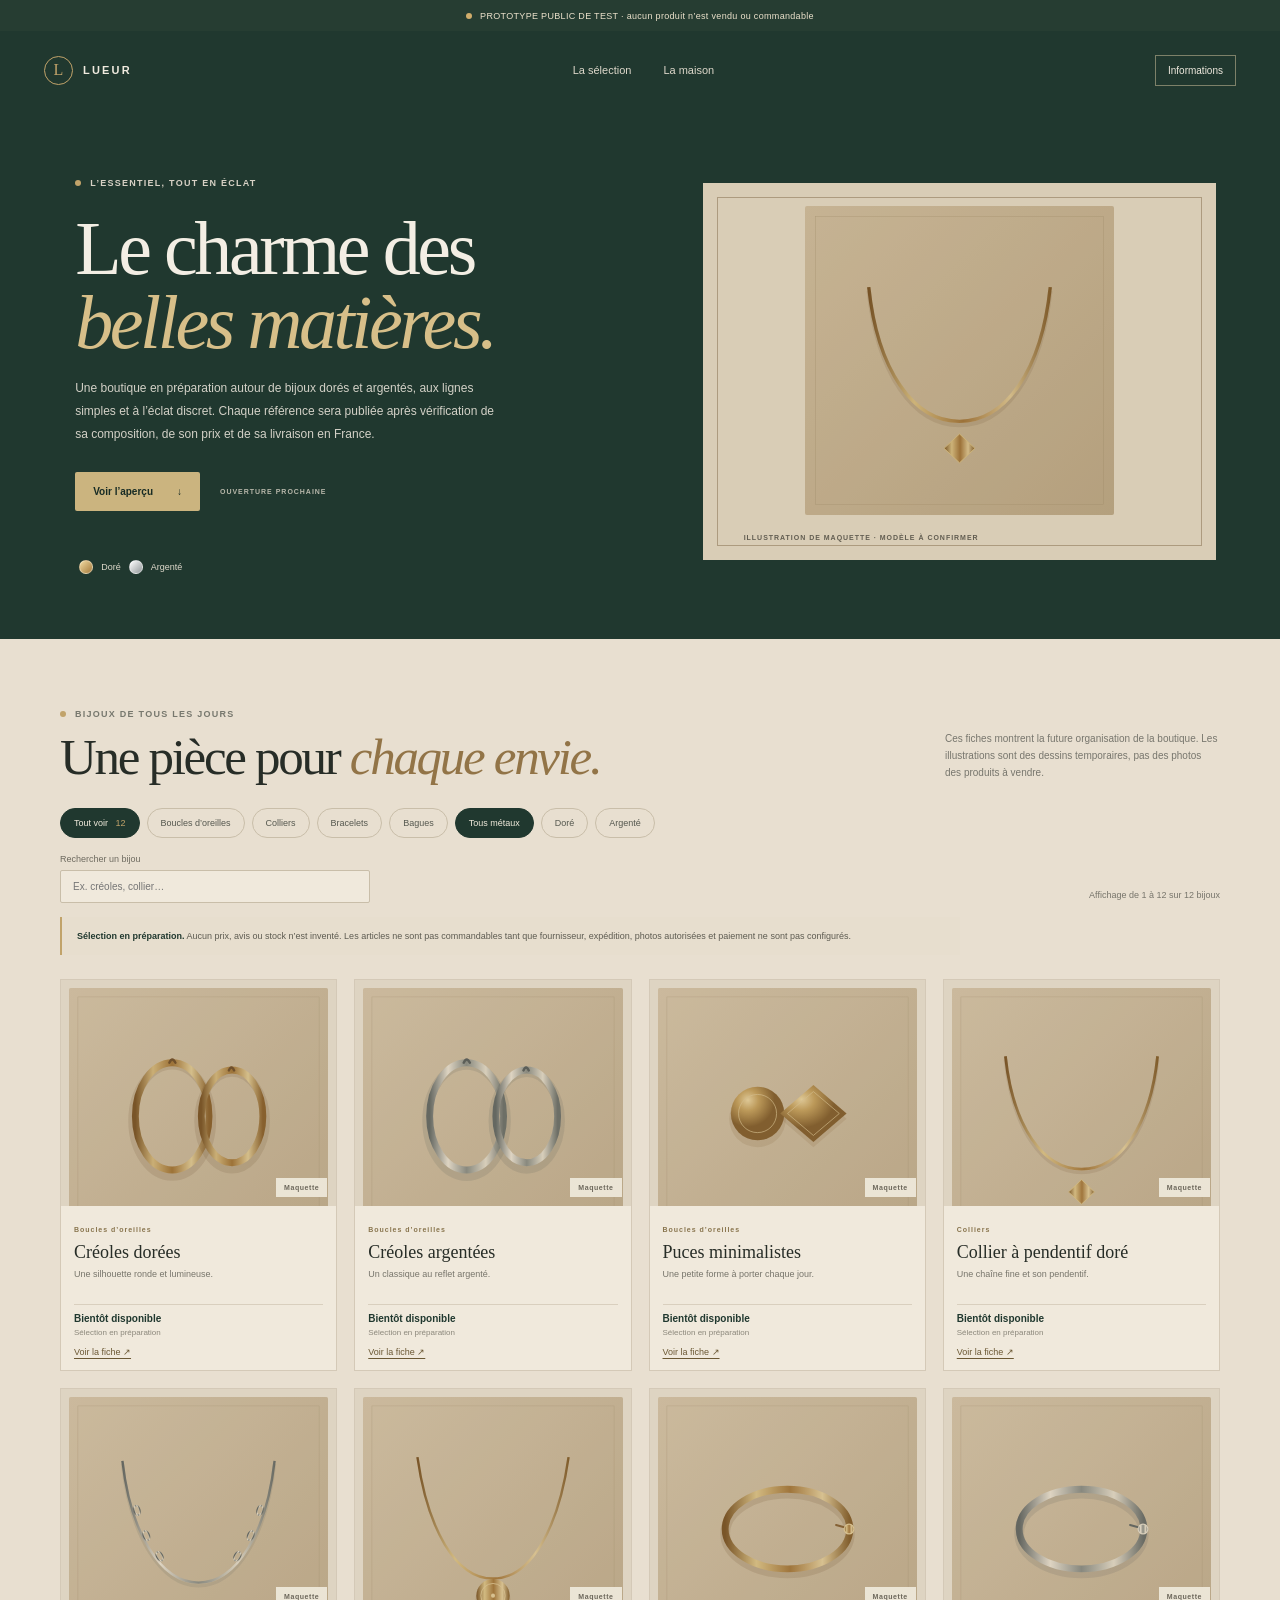
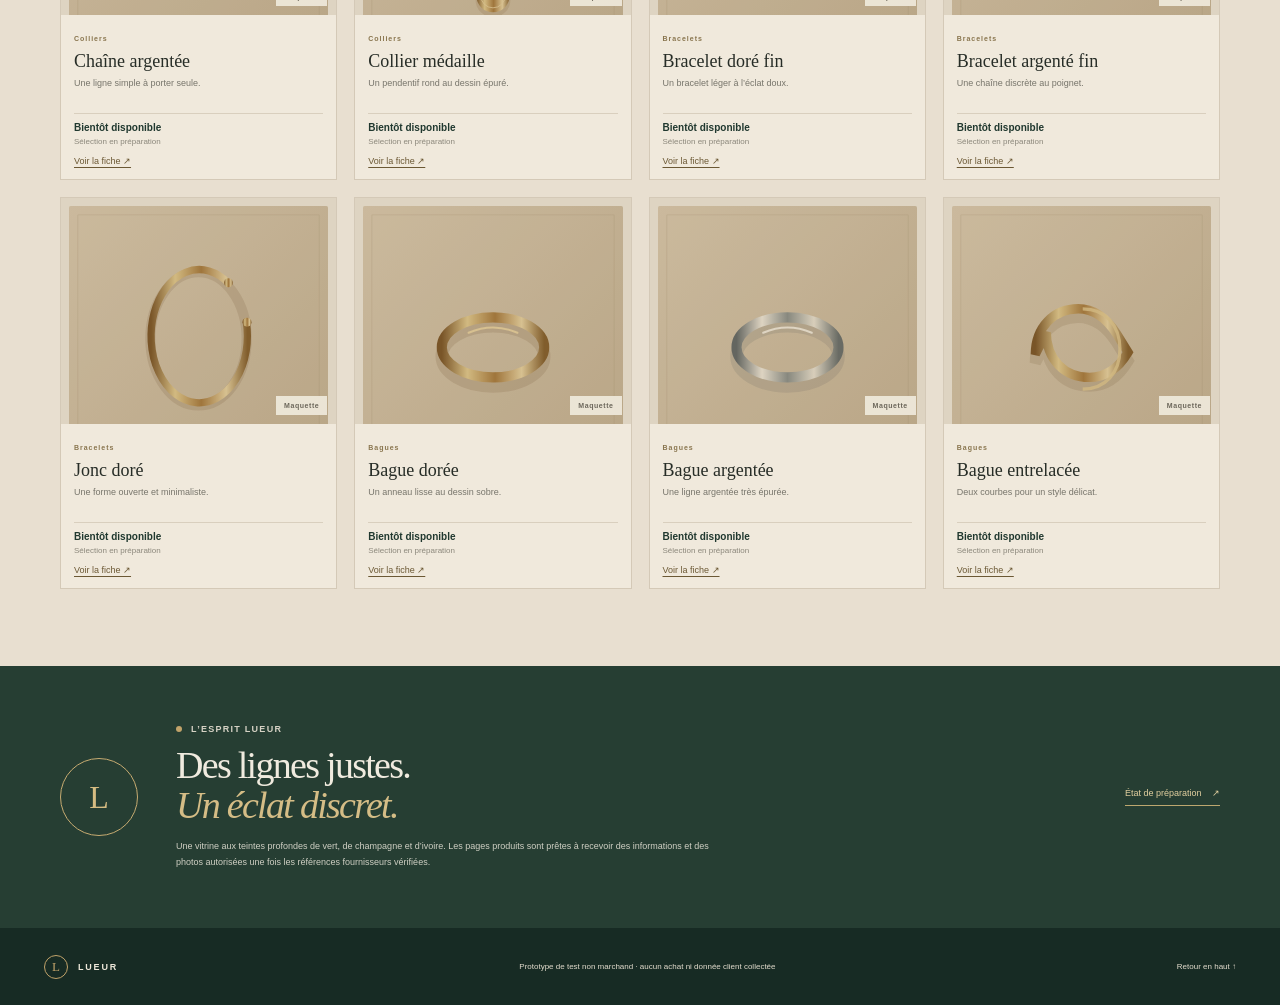
<file: index.html>
<!doctype html>
<html lang="fr">
  <head>
    <meta charset="utf-8">
    <meta name="viewport" content="width=device-width, initial-scale=1">
    <meta name="theme-color" content="#20382f">
    <meta name="robots" content="noindex, nofollow">
    <meta name="description" content="Lueur — aperçu d’une future sélection de bijoux dorés et argentés. Ouverture prochaine.">
    <title>Lueur — Une sélection en préparation</title>
    <link rel="stylesheet" href="styles.css">
    <script src="products.js" defer></script>
    <script src="home.js" defer></script>
  </head>
  <body>
    <div class="demo-banner"><span class="demo-dot"></span> PROTOTYPE PUBLIC DE TEST · aucun produit n’est vendu ou commandable</div>
    <header class="topbar">
      <a class="brand" href="index.html" aria-label="Lueur, accueil"><span class="brand-mark">L</span><span>LUEUR</span></a>
      <nav aria-label="Navigation principale"><a href="#collection">La sélection</a><a href="#maison">La maison</a></nav>
      <a class="cart-link" href="panier.html">Informations</a>
    </header>

    <main>
      <section class="hero" id="accueil">
        <div class="hero-copy">
          <p class="eyebrow"><span class="eyebrow-dot"></span> L’ESSENTIEL, TOUT EN ÉCLAT</p>
          <h1>Le charme des<br><em>belles matières.</em></h1>
          <p>Une boutique en préparation autour de bijoux dorés et argentés, aux lignes simples et à l’éclat discret. Chaque référence sera publiée après vérification de sa composition, de son prix et de sa livraison en France.</p>
          <div class="hero-actions"><a class="button button-gold" href="#collection">Voir l’aperçu <span aria-hidden="true">↓</span></a><span class="hero-note">OUVERTURE PROCHAINE</span></div>
          <div class="metal-note"><span class="metal-chip gold-chip"></span> Doré <span class="metal-chip silver-chip"></span> Argenté</div>
        </div>
        <div class="hero-image-wrap">
          <div class="hero-image-frame"></div>
          <img src="collier-dore.svg" alt="Illustration de maquette d’un collier doré">
          <span class="hero-image-caption">ILLUSTRATION DE MAQUETTE · MODÈLE À CONFIRMER</span>
        </div>
      </section>

      <section class="collection" id="collection">
        <div class="section-heading">
          <div><p class="eyebrow"><span class="eyebrow-dot"></span> BIJOUX DE TOUS LES JOURS</p><h2>Une pièce pour <em>chaque envie.</em></h2></div>
          <p>Ces fiches montrent la future organisation de la boutique. Les illustrations sont des dessins temporaires, pas des photos des produits à vendre.</p>
        </div>
        <div class="category-bar" role="group" aria-label="Filtrer par catégorie">
          <button class="category-filter is-active" type="button" data-filter="tous">Tout voir <span id="all-count">12</span></button>
          <button class="category-filter" type="button" data-filter="boucles">Boucles d’oreilles</button>
          <button class="category-filter" type="button" data-filter="colliers">Colliers</button>
          <button class="category-filter" type="button" data-filter="bracelets">Bracelets</button>
          <button class="category-filter" type="button" data-filter="bagues">Bagues</button>
          <button class="category-filter is-active" type="button" data-metal-filter="tous">Tous métaux</button>
          <button class="category-filter" type="button" data-metal-filter="gold">Doré</button>
          <button class="category-filter" type="button" data-metal-filter="silver">Argenté</button>
        </div>
        <div class="catalog-tools">
          <label class="catalog-search" for="catalog-search">Rechercher un bijou<input id="catalog-search" type="search" placeholder="Ex. créoles, collier…" autocomplete="off"></label>
          <p id="catalog-count" role="status" aria-live="polite">12 bijoux dans la sélection</p>
        </div>
        <div class="demo-note"><strong>Sélection en préparation.</strong> Aucun prix, avis ou stock n’est inventé. Les articles ne sont pas commandables tant que fournisseur, expédition, photos autorisées et paiement ne sont pas configurés.</div>
        <div class="product-grid" id="product-grid" aria-live="polite"></div>
        <nav class="pagination" id="catalog-pagination" aria-label="Pages de la sélection"></nav>
      </section>

      <section class="brand-story" id="maison">
        <div class="story-seal" aria-hidden="true">L</div>
        <div><p class="eyebrow"><span class="eyebrow-dot"></span> L’ESPRIT LUEUR</p><h2>Des lignes justes.<br><em>Un éclat discret.</em></h2><p>Une vitrine aux teintes profondes de vert, de champagne et d’ivoire. Les pages produits sont prêtes à recevoir des informations et des photos autorisées une fois les références fournisseurs vérifiées.</p></div>
        <a class="story-link" href="panier.html">État de préparation <span aria-hidden="true">↗</span></a>
      </section>
    </main>

    <footer><a class="brand footer-brand" href="index.html"><span class="brand-mark">L</span><span>LUEUR</span></a><p>Prototype de test non marchand · aucun achat ni donnée client collectée</p><a href="#accueil">Retour en haut ↑</a></footer>
  </body>
</html>
</file>
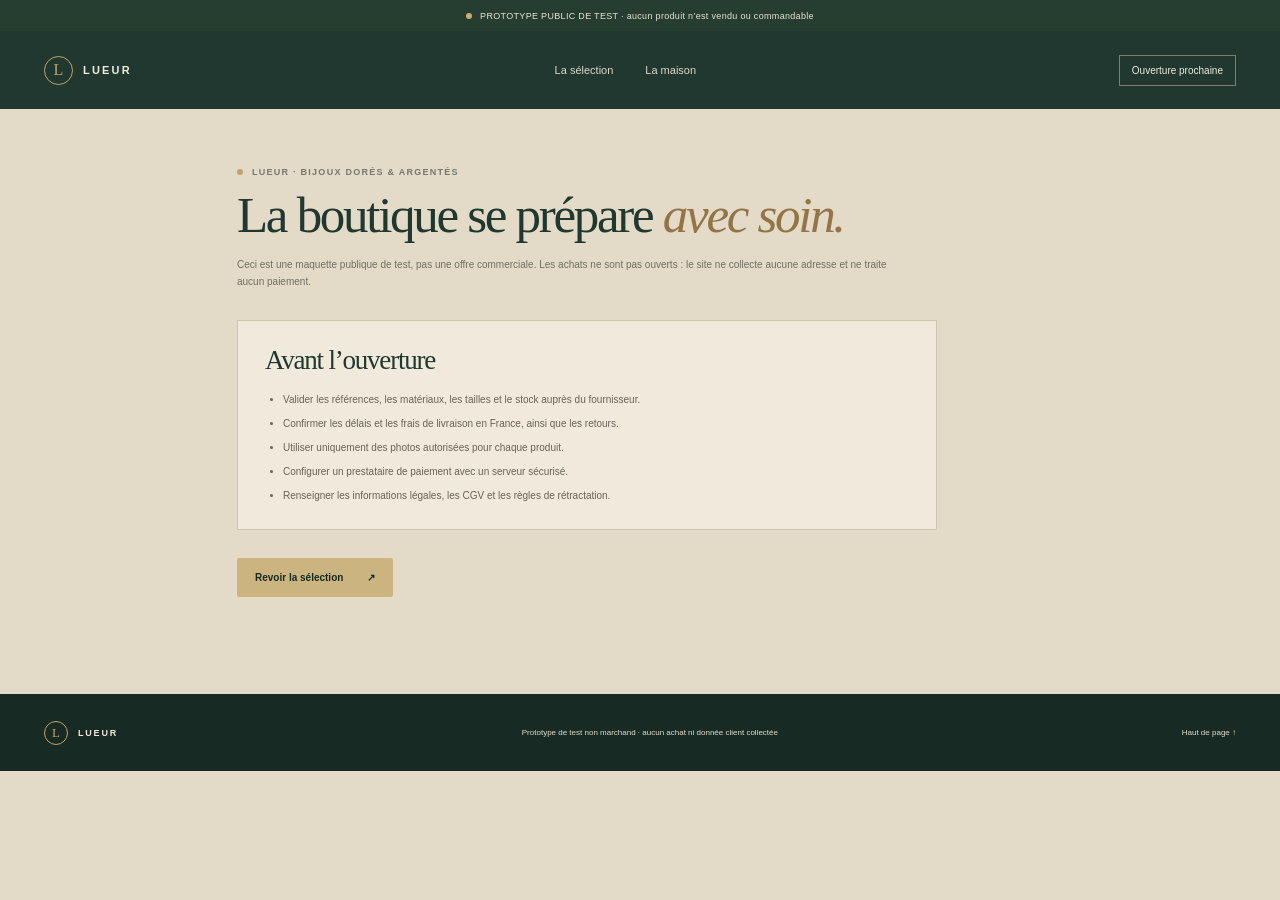
<file: panier.html>
<!doctype html>
<html lang="fr">
  <head>
    <meta charset="utf-8">
    <meta name="viewport" content="width=device-width, initial-scale=1">
    <meta name="theme-color" content="#20382f">
    <meta name="robots" content="noindex, nofollow">
    <meta name="description" content="Lueur prépare son ouverture. Les commandes ne sont pas encore disponibles.">
    <title>Ouverture prochaine — Lueur</title>
    <link rel="stylesheet" href="styles.css">
  </head>
  <body>
    <div class="demo-banner"><span class="demo-dot"></span> PROTOTYPE PUBLIC DE TEST · aucun produit n’est vendu ou commandable</div>
    <header class="topbar">
      <a class="brand" href="index.html" aria-label="Lueur, accueil"><span class="brand-mark">L</span><span>LUEUR</span></a>
      <nav aria-label="Navigation principale"><a href="index.html#collection">La sélection</a><a href="index.html#maison">La maison</a></nav>
      <span class="cart-link" aria-label="Commandes non ouvertes">Ouverture prochaine</span>
    </header>
    <main class="cart-page opening-page">
      <p class="eyebrow"><span class="eyebrow-dot"></span> LUEUR · BIJOUX DORÉS & ARGENTÉS</p>
      <h1>La boutique se prépare <em>avec soin.</em></h1>
      <p class="cart-intro">Ceci est une maquette publique de test, pas une offre commerciale. Les achats ne sont pas ouverts : le site ne collecte aucune adresse et ne traite aucun paiement.</p>
      <section class="opening-card">
        <h2>Avant l’ouverture</h2>
        <ul>
          <li>Valider les références, les matériaux, les tailles et le stock auprès du fournisseur.</li>
          <li>Confirmer les délais et les frais de livraison en France, ainsi que les retours.</li>
          <li>Utiliser uniquement des photos autorisées pour chaque produit.</li>
          <li>Configurer un prestataire de paiement avec un serveur sécurisé.</li>
          <li>Renseigner les informations légales, les CGV et les règles de rétractation.</li>
        </ul>
      </section>
      <a class="button button-gold" href="index.html#collection">Revoir la sélection <span aria-hidden="true">↗</span></a>
    </main>
    <footer><a class="brand footer-brand" href="index.html"><span class="brand-mark">L</span><span>LUEUR</span></a><p>Prototype de test non marchand · aucun achat ni donnée client collectée</p><a href="#">Haut de page ↑</a></footer>
  </body>
</html>
</file>
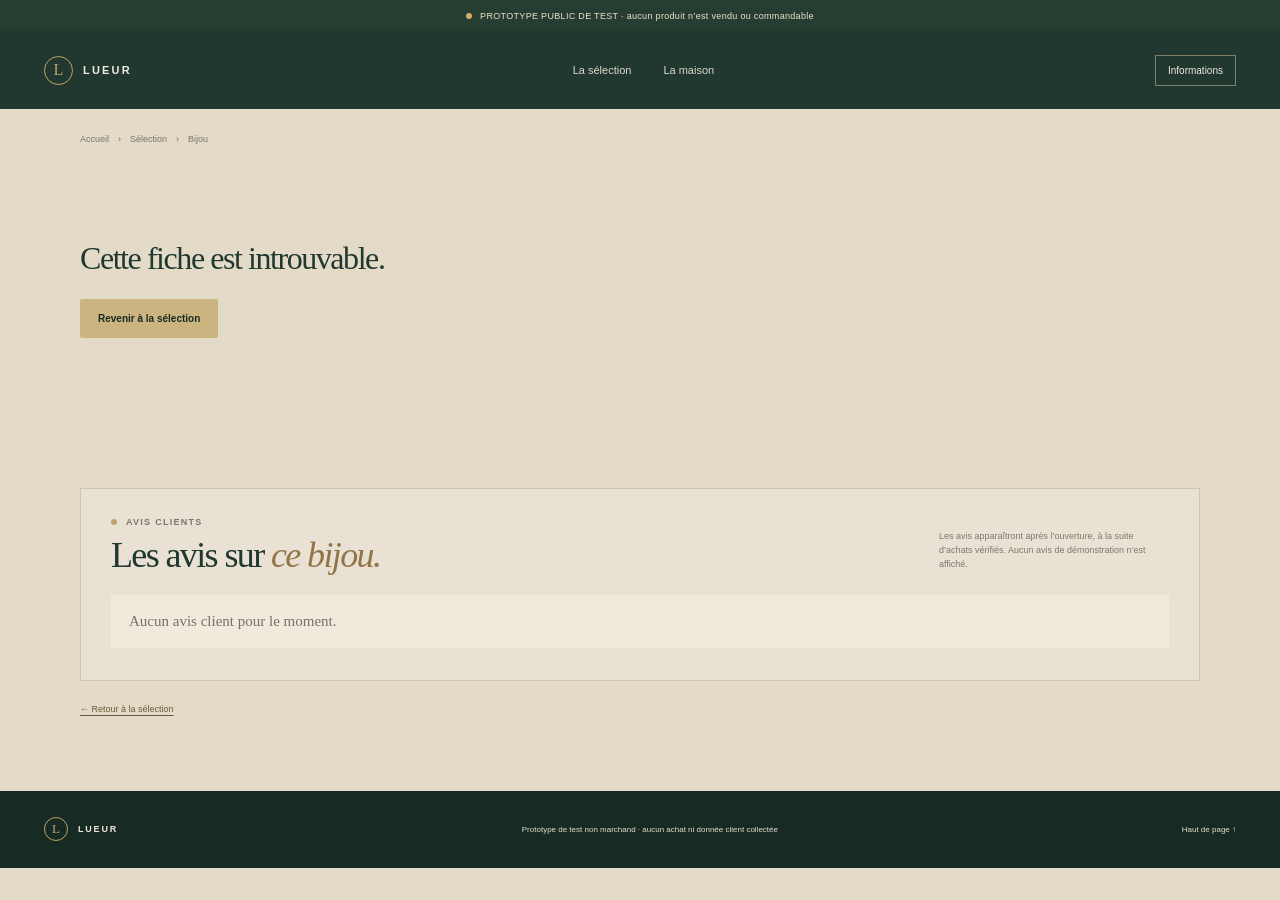
<file: produit.html>
<!doctype html>
<html lang="fr">
  <head>
    <meta charset="utf-8">
    <meta name="viewport" content="width=device-width, initial-scale=1">
    <meta name="theme-color" content="#20382f">
    <meta name="robots" content="noindex, nofollow">
    <meta name="description" content="Aperçu d’une fiche produit Lueur. Informations à confirmer avant ouverture de la boutique.">
    <title>Fiche en préparation — Lueur</title>
    <link rel="stylesheet" href="styles.css">
    <script src="products.js" defer></script>
    <script src="product.js" defer></script>
  </head>
  <body>
    <div class="demo-banner"><span class="demo-dot"></span> PROTOTYPE PUBLIC DE TEST · aucun produit n’est vendu ou commandable</div>
    <header class="topbar">
      <a class="brand" href="index.html" aria-label="Lueur, accueil"><span class="brand-mark">L</span><span>LUEUR</span></a>
      <nav aria-label="Navigation principale"><a href="index.html#collection">La sélection</a><a href="index.html#maison">La maison</a></nav>
      <a class="cart-link" href="panier.html">Informations</a>
    </header>
    <main class="detail-page">
      <p class="breadcrumb"><a href="index.html">Accueil</a><span>›</span><a href="index.html#collection">Sélection</a><span>›</span><span id="breadcrumb-name">Bijou</span></p>
      <div class="detail-grid" id="product-detail"></div>
      <section class="reviews-block" id="avis">
        <div class="reviews-heading"><div><p class="eyebrow"><span class="eyebrow-dot"></span> AVIS CLIENTS</p><h2>Les avis sur <em>ce bijou.</em></h2></div><p>Les avis apparaîtront après l’ouverture, à la suite d’achats vérifiés. Aucun avis de démonstration n’est affiché.</p></div>
        <p class="no-reviews">Aucun avis client pour le moment.</p>
      </section>
      <a class="back-collection" href="index.html#collection">← Retour à la sélection</a>
    </main>
    <footer><a class="brand footer-brand" href="index.html"><span class="brand-mark">L</span><span>LUEUR</span></a><p>Prototype de test non marchand · aucun achat ni donnée client collectée</p><a href="#">Haut de page ↑</a></footer>
  </body>
</html>
</file>
<file: styles.css>
:root {
  color-scheme: light;
  --forest: #20382f;
  --forest-deep: #172b24;
  --gold: #c1a36a;
  --gold-dark: #927447;
  --ivory: #eee7d8;
  --cream: #e4dac8;
  --card: #f2ecdf;
  --ink: #272d27;
  --muted: #77766d;
  --line: #cfc4b0;
}
* { box-sizing: border-box; }
html { scroll-behavior: smooth; }
body { margin: 0; color: var(--ink); background: var(--cream); font-family: 'DM Sans', 'Avenir Next', Avenir, sans-serif; -webkit-font-smoothing: antialiased; }
a { color: inherit; text-decoration: none; }
button, input, select, textarea { font: inherit; }
.demo-banner { display: flex; justify-content: center; align-items: center; gap: 8px; min-height: 31px; padding: 6px 14px; color: #ece2cc; background: #263d32; text-align: center; font-size: 9px; letter-spacing: .035em; }
.demo-dot { width: 6px; height: 6px; flex: 0 0 auto; border-radius: 50%; background: #d0ad6b; }
.topbar, footer { width: min(1240px, calc(100% - 88px)); margin: 0 auto; display: flex; align-items: center; justify-content: space-between; }
.topbar { min-height: 78px; color: #f0eadf; background: var(--forest); }
body:has(.topbar) { background: var(--cream); }
.topbar { width: 100%; padding-inline: max(44px, calc((100% - 1240px) / 2)); }
.brand { display: inline-flex; align-items: center; gap: 10px; font-size: 11px; font-weight: 700; letter-spacing: .2em; }
.brand-mark { display: grid; place-items: center; width: 29px; height: 29px; border: 1px solid var(--gold); border-radius: 50%; color: var(--gold); font: 500 16px Georgia, serif; letter-spacing: 0; }
nav { display: flex; gap: 32px; color: #ded8cb; font-size: 11px; }
nav a, footer a { transition: opacity .2s ease; }
nav a:hover, footer a:hover { opacity: .62; }
.cart-link { display: inline-flex; align-items: center; gap: 9px; padding: 9px 12px; border: 1px solid rgba(218, 202, 164, .5); color: #f0eadf; font-size: 10px; }
.eyebrow, .hero-note, .hero-image-caption, .photo-metal, .product-category, .small-label { font-size: 9px; font-weight: 700; letter-spacing: .14em; }
.eyebrow { display: flex; align-items: center; gap: 9px; color: #77786e; }
.eyebrow-dot { width: 6px; height: 6px; border-radius: 50%; background: var(--gold); }
h1, h2 { font-family: Georgia, 'Times New Roman', serif; font-weight: 400; letter-spacing: -.045em; }
h1 em, h2 em { color: var(--gold-dark); font-weight: 400; }
.button { display: inline-flex; align-items: center; justify-content: space-between; gap: 24px; padding: 14px 18px; border: 0; border-radius: 2px; font-size: 10px; font-weight: 600; cursor: pointer; transition: transform .18s ease, background .18s ease; }
.button:hover:not(:disabled) { transform: translateY(-2px); }
.button-gold { color: var(--forest-deep); background: #cbb47f; }
.button-gold:hover:not(:disabled) { background: #d7c292; }
.button:disabled { opacity: .45; cursor: not-allowed; }
.demo-note { max-width: 900px; margin: 0 0 24px; padding: 12px 15px; border-left: 2px solid var(--gold); color: #5d5b51; background: #e7dece; font-size: 9px; line-height: 1.6; }
.demo-note strong { color: var(--forest); }

/* Home */
.hero { min-height: 490px; display: grid; grid-template-columns: 1fr .92fr; align-items: center; gap: 7%; padding: 50px max(44px, calc((100% - 1152px) / 2)) 55px; color: #f3eee4; background: var(--forest); }
.hero-copy { padding: 10px 0 10px 2%; }
.hero .eyebrow { color: #d7d1c5; }
.hero h1 { margin: 23px 0 17px; color: #f3eee4; font-size: clamp(53px, 6vw, 76px); line-height: .98; }
.hero h1 em { color: #d7bf89; }
.hero-copy > p:not(.eyebrow) { max-width: 420px; margin: 0; color: #d3d1c7; font-size: 12px; line-height: 1.9; }
.hero-actions { display: flex; align-items: center; gap: 20px; margin-top: 27px; }
.hero-note { color: #b7b7aa; font-size: 7px; }
.metal-note { display: flex; align-items: center; gap: 8px; margin-top: 49px; color: #ded9cb; font-size: 9px; }
.metal-chip { width: 14px; height: 14px; border: 1px solid rgba(255,255,255,.35); border-radius: 50%; }
.gold-chip { margin-left: 4px; background: linear-gradient(135deg, #f1dba2, #a57a3b); }
.silver-chip { background: linear-gradient(135deg, #fff, #92989a); }
.hero-image-wrap { position: relative; min-height: 377px; display: grid; place-items: center; overflow: hidden; background: #d9cdb6; }
.hero-image-frame { position: absolute; inset: 14px; border: 1px solid rgba(105, 82, 47, .4); }
.hero-image-wrap img { position: absolute; inset: 6% 13% 12%; width: 74%; height: 82%; object-fit: contain; mix-blend-mode: multiply; }
.hero-image-caption { position: absolute; left: 8%; bottom: 5%; color: #625d51; font-size: 7px; }
.collection { padding: 70px max(44px, calc((100% - 1160px) / 2)) 77px; background: #e8dfd0; }
.section-heading { display: flex; justify-content: space-between; align-items: end; gap: 25px; margin-bottom: 23px; }
.section-heading .eyebrow { margin: 0 0 12px; }
.section-heading h2, .brand-story h2, .reviews-heading h2, .cart-page h1 { margin: 0; font-size: clamp(38px, 4vw, 51px); line-height: 1.05; }
.section-heading > p { max-width: 275px; margin: 0 0 4px; color: var(--muted); font-size: 10px; line-height: 1.7; }
.category-bar { display: flex; flex-wrap: wrap; gap: 7px; margin: 23px 0 16px; }
.category-filter { padding: 9px 13px; border: 1px solid #c9bea9; border-radius: 18px; color: #55584f; background: transparent; font-size: 9px; cursor: pointer; transition: color .15s ease, background .15s ease; }
.category-filter:hover, .category-filter.is-active { color: #f1ebdd; border-color: var(--forest); background: var(--forest); }
.category-filter span { margin-left: 5px; color: var(--gold); }
.catalog-tools { display: flex; align-items: end; justify-content: space-between; gap: 20px; margin: 16px 0 14px; }
.catalog-search { display: grid; gap: 6px; width: min(310px, 100%); color: #6e6b60; font-size: 9px; }
.catalog-search input { width: 100%; padding: 10px 12px; border: 1px solid #c9bea9; border-radius: 2px; outline-color: var(--gold-dark); color: var(--ink); background: #f0e9dc; font-size: 10px; }
.catalog-tools > p { margin: 0 0 3px; color: #77756b; font-size: 9px; }
.product-grid { display: grid; grid-template-columns: repeat(4, minmax(0, 1fr)); gap: 17px; align-items: stretch; }
.product-card { min-width: 0; overflow: hidden; border: 1px solid #d4c9b7; background: #f0e9dc; transition: transform .18s ease, box-shadow .18s ease; }
.product-card:hover { transform: translateY(-3px); box-shadow: 0 12px 28px rgba(49, 48, 37, .1); }
.product-card[hidden] { display: none; }
.product-photo { position: relative; height: 226px; display: grid; place-items: center; overflow: hidden; background: #ded4c2; }
.product-photo img { width: 100%; height: 100%; padding: 8px; object-fit: contain; mix-blend-mode: multiply; }
.photo-metal { position: absolute; right: 9px; bottom: 9px; padding: 6px 8px; color: #6b665a; background: rgba(241, 235, 222, .9); font-size: 7px; letter-spacing: .08em; }
.product-content { padding: 12px 13px 13px; }
.product-category { color: #88744d; font-size: 7px; }
.product-content h3 { margin: 6px 0 5px; font: 400 18px Georgia, serif; }
.product-content h3 a:hover { color: var(--gold-dark); }
.product-content > p { min-height: 28px; margin: 0; color: #77756b; font-size: 9px; line-height: 1.55; }
.product-meta { display: flex; flex-direction: column; align-items: flex-start; gap: 4px; margin-top: 8px; padding-top: 8px; border-top: 1px solid #d9cfbe; }
.product-meta strong { color: var(--forest); font-size: 10px; }
.product-meta span { color: #8b877b; font-size: 8px; }
.product-actions { display: flex; align-items: center; justify-content: space-between; margin-top: 10px; }
.detail-link { color: #6b5834; font-size: 9px; text-decoration: underline; text-underline-offset: 3px; }
.pagination { display: flex; justify-content: center; flex-wrap: wrap; gap: 6px; margin-top: 24px; }
.pagination[hidden] { display: none; }
.page-button { min-width: 34px; min-height: 34px; padding: 7px 10px; border: 1px solid #c9bea9; color: #55584f; background: transparent; font-size: 9px; cursor: pointer; }
.page-button:hover:not(:disabled), .page-button.is-current { border-color: var(--forest); color: #f1ebdd; background: var(--forest); }
.page-button:disabled { opacity: .45; cursor: default; }
.brand-story { display: grid; grid-template-columns: 84px 1fr auto; align-items: center; gap: 32px; padding: 58px max(44px, calc((100% - 1160px) / 2)); color: #eee8da; background: #263e33; }
.story-seal { display: grid; place-items: center; width: 78px; height: 78px; border: 1px solid #c6ab71; border-radius: 50%; color: #d6bc82; font: 400 32px Georgia, serif; }
.brand-story .eyebrow { margin: 0 0 12px; color: #d6d2c5; }
.brand-story h2 { color: #f0ebdf; font-size: 38px; }
.brand-story h2 em { color: #d5bd86; }
.brand-story p:last-child { max-width: 550px; margin: 12px 0 0; color: #d0d0c4; font-size: 9px; line-height: 1.8; }
.story-link { padding-bottom: 7px; border-bottom: 1px solid #bda76f; color: #e1cf9f; font-size: 9px; white-space: nowrap; }
.story-link span { margin-left: 8px; }

/* Product page */
.detail-page { max-width: 1160px; margin: 0 auto; padding: 25px 20px 75px; }
.breadcrumb { display: flex; flex-wrap: wrap; gap: 9px; margin: 0 0 25px; color: #77756a; font-size: 9px; }
.breadcrumb a:hover { color: var(--gold-dark); }
.detail-grid { display: grid; grid-template-columns: 1fr 1fr; gap: 58px; align-items: start; }
.detail-photo { position: relative; min-height: 500px; display: grid; place-items: center; overflow: hidden; border: 1px solid #d0c3ae; background: #e0d5c2; }
.detail-photo img { width: 100%; height: 500px; padding: 20px; object-fit: contain; mix-blend-mode: multiply; }
.detail-photo span { position: absolute; left: 17px; bottom: 16px; padding: 8px 10px; color: #615c50; background: rgba(241, 235, 222, .92); font-size: 8px; text-transform: uppercase; letter-spacing: .12em; }
.detail-info { padding: 18px 0; }
.detail-info .eyebrow { margin: 0 0 14px; }
.detail-info h1 { margin: 0; color: var(--forest); font-size: clamp(40px, 4.5vw, 58px); line-height: 1.04; }
.detail-short { margin: 13px 0 20px; color: #747269; font: 17px/1.5 Georgia, serif; }
.detail-description { color: #5d6058; font-size: 11px; line-height: 1.85; }
.availability { margin: 18px 0; padding: 14px 16px; border-left: 2px solid var(--gold); background: #e8dfd0; }
.availability strong { color: var(--forest); font: 400 16px Georgia, serif; }
.availability p { margin: 7px 0 0; color: #6f6d63; font-size: 9px; line-height: 1.65; }
.spec-list { margin: 21px 0; border-top: 1px solid #d3c8b5; }
.spec-list div { display: grid; grid-template-columns: 145px 1fr; gap: 14px; padding: 10px 0; border-bottom: 1px solid #d3c8b5; font-size: 9px; }
.spec-list dt { color: #898579; }.spec-list dd { margin: 0; color: #464b43; }
.reviews-block { margin-top: 60px; padding: 28px 30px 32px; border: 1px solid #d1c4ae; background: #e9e1d3; }
.reviews-heading { display: flex; align-items: end; justify-content: space-between; gap: 24px; margin-bottom: 20px; }
.reviews-heading .eyebrow { margin: 0 0 10px; }
.reviews-heading h2 { color: var(--forest); font-size: 36px; }
.reviews-heading > p { max-width: 230px; margin: 0 0 3px; color: #7d796e; font-size: 9px; line-height: 1.6; }
.review-list { display: grid; grid-template-columns: repeat(2, 1fr); gap: 12px; }
.review-card { padding: 16px 17px; background: #f0e9dc; }
.stars { color: #a3844f; font-size: 10px; letter-spacing: .08em; }
.review-card p { margin: 9px 0; color: #4e514a; font: 16px/1.45 Georgia, serif; }
.review-card small { color: #94654f; font-size: 8px; }
.no-reviews { margin: 0; padding: 18px; color: #767267; background: #f0e9dc; font: 15px Georgia, serif; }
.back-collection { display: inline-block; margin-top: 23px; color: #6c5b39; font-size: 9px; text-decoration: underline; text-underline-offset: 3px; }
.not-found { padding: 50px 0 90px; }.not-found h1 { color: var(--forest); }

/* Opening information page */
.cart-page { max-width: 1100px; min-height: 65vh; margin: 0 auto; padding: 58px 22px 78px; }
.opening-page { max-width: 850px; }
.opening-page h1 { color: var(--forest); }
.opening-card { max-width: 700px; margin: 28px 0; padding: 24px 27px; border: 1px solid #d1c5b1; background: #f0e9dc; }
.opening-card h2 { margin: 0 0 14px; color: var(--forest); font-size: 27px; }
.opening-card ul { margin: 0; padding-left: 18px; color: #66645b; font-size: 10px; line-height: 1.9; }
.opening-card li + li { margin-top: 5px; }
.cart-page > .eyebrow { margin: 0 0 12px; }
.cart-page h1 { color: var(--forest); }
.cart-intro { max-width: 650px; margin: 13px 0 30px; color: #6f6e64; font-size: 10px; line-height: 1.7; }
footer { min-height: 77px; width: 100%; padding: 12px max(44px, calc((100% - 1240px) / 2)); color: #e4ddce; background: var(--forest-deep); font-size: 8px; }
.footer-brand { color: #eee8da; font-size: 9px; }
.footer-brand .brand-mark { width: 24px; height: 24px; font-size: 13px; }

@media (max-width: 960px) {
  .hero { padding-inline: 32px; gap: 5%; }
  .collection { padding-inline: 32px; }
  .product-grid { grid-template-columns: repeat(3, minmax(0, 1fr)); }
  .brand-story { padding-inline: 32px; grid-template-columns: 72px 1fr; }
  .story-link { grid-column: 2; justify-self: start; }
  .detail-grid { gap: 32px; }
}
@media (max-width: 680px) {
  .demo-banner { min-height: 34px; font-size: 7px; }
  .topbar { min-height: 67px; padding-inline: 18px; }
  .brand { font-size: 9px; gap: 7px; }
  .brand-mark { width: 25px; height: 25px; }
  nav { display: none; }
  .cart-link { padding: 7px 9px; font-size: 9px; }
  .hero { grid-template-columns: 1fr; gap: 25px; padding: 43px 20px 39px; }
  .hero h1 { font-size: clamp(49px, 14vw, 68px); }
  .hero-copy > p:not(.eyebrow) { font-size: 11px; }
  .metal-note { margin-top: 32px; }
  .hero-image-wrap { min-height: 320px; }
  .collection { padding: 47px 16px 54px; }
  .section-heading { display: block; }
  .section-heading h2, .brand-story h2, .cart-page h1 { font-size: 38px; }
  .section-heading > p { margin-top: 11px; }
  .category-bar { gap: 5px; }
  .category-filter { padding: 8px 9px; font-size: 8px; }
  .catalog-tools { align-items: stretch; flex-direction: column; gap: 7px; }
  .product-grid { grid-template-columns: repeat(2, minmax(0, 1fr)); gap: 11px; }
  .product-photo { height: clamp(140px, 42vw, 205px); }
  .product-content { padding: 9px; }
  .product-content h3 { font-size: 15px; }
  .product-content > p { min-height: 31px; font-size: 8px; }
  .product-meta span { font-size: 7px; }
  .brand-story { grid-template-columns: 1fr; gap: 17px; padding: 42px 22px; }
  .story-seal { width: 57px; height: 57px; font-size: 25px; }
  .story-link { grid-column: auto; }
  .detail-page { padding: 19px 16px 54px; }
  .breadcrumb { margin-bottom: 17px; font-size: 8px; }
  .detail-grid { grid-template-columns: 1fr; gap: 18px; }
  .detail-photo { min-height: 345px; }
  .detail-photo img { height: 345px; padding: 15px; }
  .detail-info { padding: 3px 2px; }
  .detail-info h1 { font-size: 42px; }
  .detail-short { font-size: 15px; }
  .reviews-block { margin-top: 38px; padding: 20px 15px; }
  .reviews-heading { display: block; }
  .reviews-heading h2 { font-size: 30px; }
  .reviews-heading > p { margin-top: 11px; }
  .review-list { grid-template-columns: 1fr; }
  .cart-page { padding: 43px 15px 58px; }
  footer { min-height: 66px; padding-inline: 17px; }
  footer p { display: none; }
}
@media (prefers-reduced-motion: reduce) { html { scroll-behavior: auto; } *, *::before, *::after { transition-duration: .01ms !important; } }
</file>
